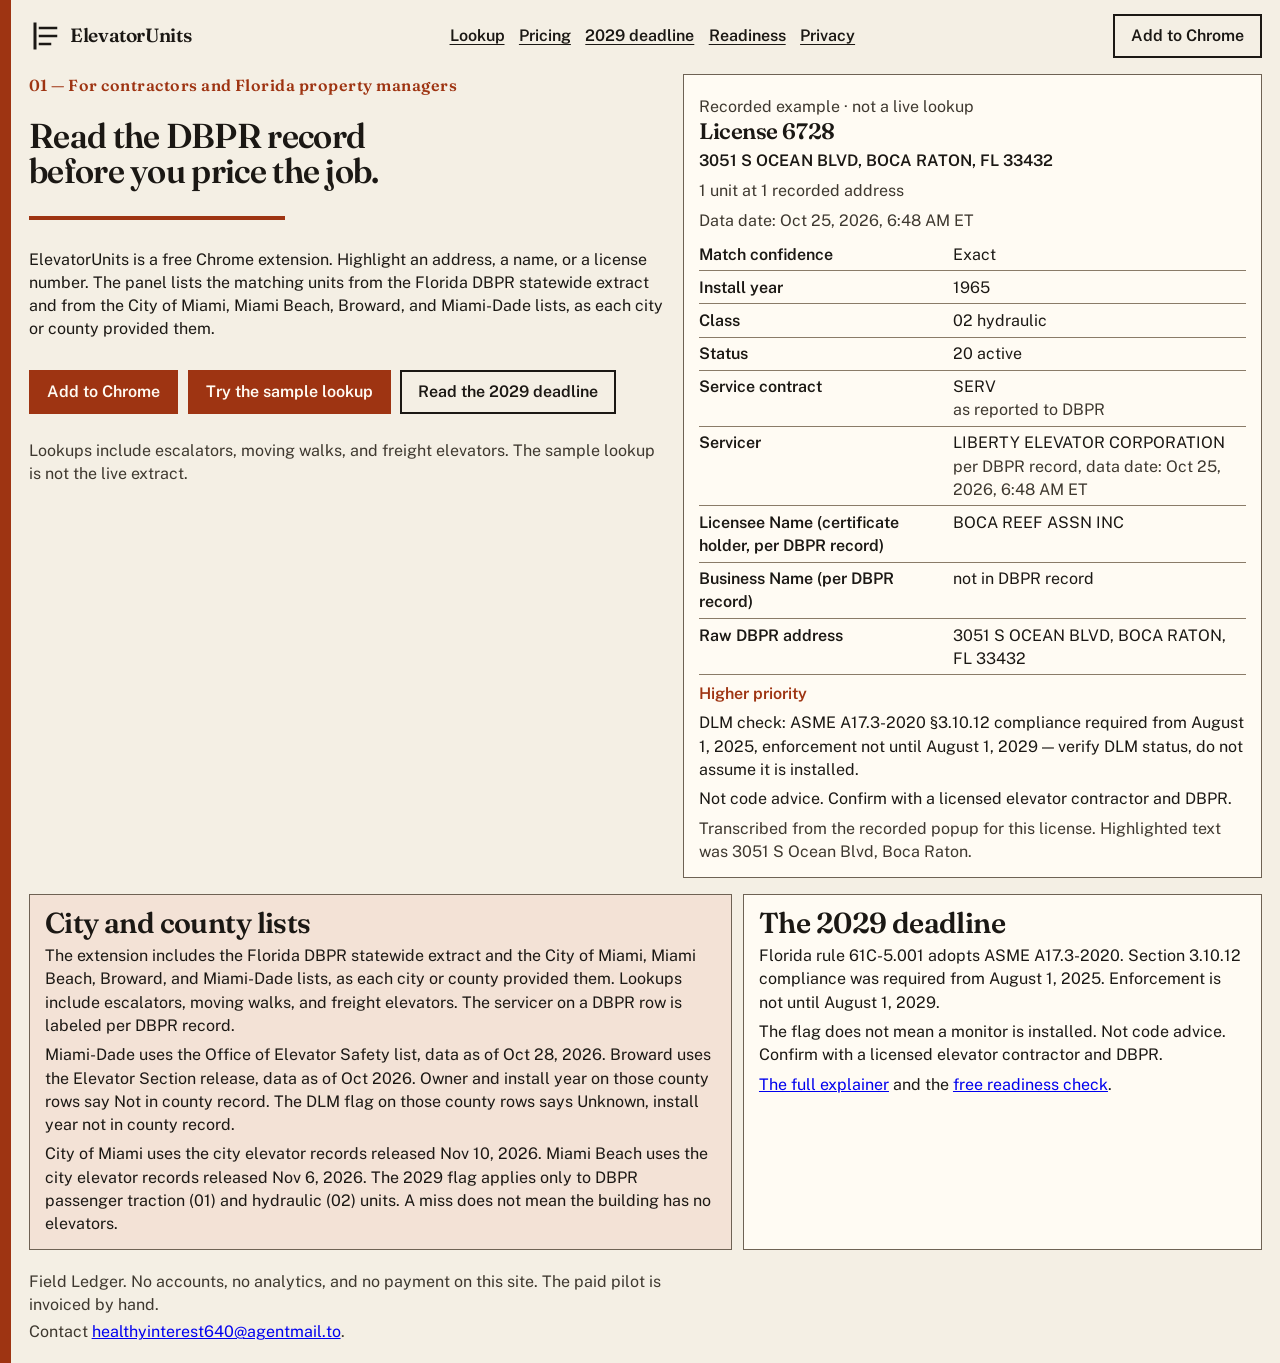
<file: index.html>
<!DOCTYPE html>
<html lang="en">
  <head>
    <meta charset="utf-8" />
    <meta name="viewport" content="width=device-width, initial-scale=1" />
    <meta name="robots" content="noindex" />
    <title>ElevatorUnits</title>
    <link rel="stylesheet" href="styles.css" />
  </head>
  <body>
    <a class="skip" href="#content">Skip to content</a>
    <div class="page">
      <header class="nav">
        <a class="brand" href="index.html" aria-current="page">
          <svg class="brand-mark" viewBox="0 0 32 32" aria-hidden="true" fill="none">
            <path d="M6 4v24" stroke="currentColor" stroke-width="3" stroke-linecap="square" />
            <path d="M11 8h16M11 16h16M11 24h10" stroke="currentColor" stroke-width="2.5" stroke-linecap="square" />
          </svg>
          ElevatorUnits
        </a>
        <nav aria-label="Site">
          <ul class="nav-links">
            <li><a href="lookup.html">Lookup</a></li>
            <li><a href="pricing.html">Pricing</a></li>
            <li><a href="dlm.html">2029 deadline</a></li>
            <li><a href="readiness.html">Readiness</a></li>
            <li><a href="privacy.html">Privacy</a></li>
          </ul>
        </nav>
        <a class="eu-button eu-button-secondary" data-store-url href="https://chromewebstore.google.com/detail/elevatorunits-florida-ele/elldjehfjggnfpdfcalmachhheapldoo">Add to Chrome</a>
      </header>
      <main id="content">
        <div class="landing-stage">
          <section class="hero" aria-labelledby="hero-title">
            <p class="index">01 — For contractors and Florida property managers</p>
            <h1 id="hero-title">Read the DBPR record before you price the job.</h1>
            <span class="draw-rule" aria-hidden="true"></span>
            <p class="lede">
              ElevatorUnits is a free Chrome extension. Highlight an address, a name, or a license
              number. The panel lists the matching units from the Florida DBPR statewide extract and
              from the City of Miami, Miami Beach, Broward, and Miami-Dade lists, as each city or
              county provided them.
            </p>
            <div class="actions">
              <a class="eu-button eu-button-primary" data-store-url href="https://chromewebstore.google.com/detail/elevatorunits-florida-ele/elldjehfjggnfpdfcalmachhheapldoo">Add to Chrome</a>
              <a class="eu-button eu-button-primary" href="lookup.html">Try the sample lookup</a>
              <a class="eu-button eu-button-secondary" href="dlm.html">Read the 2029 deadline</a>
            </div>
            <p class="note">Lookups include escalators, moving walks, and freight elevators. The sample lookup is not the live extract.</p>
          </section>
          <article class="eu-panel eu-card" aria-labelledby="panel-title">
            <p class="eu-kicker">Recorded example · not a live lookup</p>
            <h2 id="panel-title">License 6728</h2>
            <p class="eu-address">3051 S OCEAN BLVD, BOCA RATON, FL 33432</p>
            <p class="eu-panel-meta">1 unit at 1 recorded address</p>
            <p class="eu-panel-meta">Data date: Oct 25, 2026, 6:48 AM ET</p>
            <dl class="eu-panel-fields">
              <div>
                <dt>Match confidence</dt>
                <dd>Exact</dd>
              </div>
              <div>
                <dt>Install year</dt>
                <dd>1965</dd>
              </div>
              <div>
                <dt>Class</dt>
                <dd>02 hydraulic</dd>
              </div>
              <div>
                <dt>Status</dt>
                <dd>20 active</dd>
              </div>
              <div>
                <dt>Service contract</dt>
                <dd>SERV <span class="eu-note">as reported to DBPR</span></dd>
              </div>
              <div>
                <dt>Servicer</dt>
                <dd>
                  LIBERTY ELEVATOR CORPORATION
                  <span class="eu-note">per DBPR record, data date: Oct 25, 2026, 6:48 AM ET</span>
                </dd>
              </div>
              <div>
                <dt>Licensee Name (certificate holder, per DBPR record)</dt>
                <dd>BOCA REEF ASSN INC</dd>
              </div>
              <div>
                <dt>Business Name (per DBPR record)</dt>
                <dd>not in DBPR record</dd>
              </div>
              <div>
                <dt>Raw DBPR address</dt>
                <dd>3051 S OCEAN BLVD, BOCA RATON, FL 33432</dd>
              </div>
            </dl>
            <p class="eu-tier">Higher priority</p>
            <p>
              DLM check: ASME A17.3-2020 §3.10.12 compliance required from August 1, 2025, enforcement
              not until August 1, 2029 — verify DLM status, do not assume it is installed.
            </p>
            <p>Not code advice. Confirm with a licensed elevator contractor and DBPR.</p>
            <p class="eu-source">
              Transcribed from the recorded popup for this license. Highlighted text was 3051 S Ocean
              Blvd, Boca Raton.
            </p>
          </article>
        </div>
        <section class="band" aria-label="Coverage and the deadline">
          <div class="band-grid">
            <aside class="eu-notice eu-card">
              <h2>City and county lists</h2>
              <p>
                The extension includes the Florida DBPR statewide extract and the City of Miami, Miami
                Beach, Broward, and Miami-Dade lists, as each city or county provided them. Lookups
                include escalators, moving walks, and freight elevators. The servicer on a DBPR row is
                labeled per DBPR record.
              </p>
              <p>
                Miami-Dade uses the Office of Elevator Safety list, data as of Oct 28, 2026. Broward
                uses the Elevator Section release, data as of Oct 2026. Owner and install year on those
                county rows say Not in county record. The DLM flag on those county rows says Unknown,
                install year not in county record.
              </p>
              <p>
                City of Miami uses the city elevator records released Nov 10, 2026. Miami Beach uses
                the city elevator records released Nov 6, 2026. The 2029 flag applies only to DBPR
                passenger traction (01) and hydraulic (02) units. A miss does not mean the building
                has no elevators.
              </p>
            </aside>
            <article class="eu-card">
              <h2>The 2029 deadline</h2>
              <p>
                Florida rule 61C-5.001 adopts ASME A17.3-2020. Section 3.10.12 compliance was required
                from August 1, 2025. Enforcement is not until August 1, 2029.
              </p>
              <p>
                The flag does not mean a monitor is installed. Not code advice. Confirm with a licensed
                elevator contractor and DBPR.
              </p>
              <p><a href="dlm.html">The full explainer</a> and the <a href="readiness.html">free readiness check</a>.</p>
            </article>
          </div>
        </section>
      </main>
      <footer class="site-footer">
        <p>Field Ledger. No accounts, no analytics, and no payment on this site. The paid pilot is invoiced by hand.</p>
        <p>Contact <a href="mailto:healthyinterest640@agentmail.to">healthyinterest640@agentmail.to</a>.</p>
      </footer>
    </div>
    <script src="store-url.js"></script>
  </body>
</html>
</file>
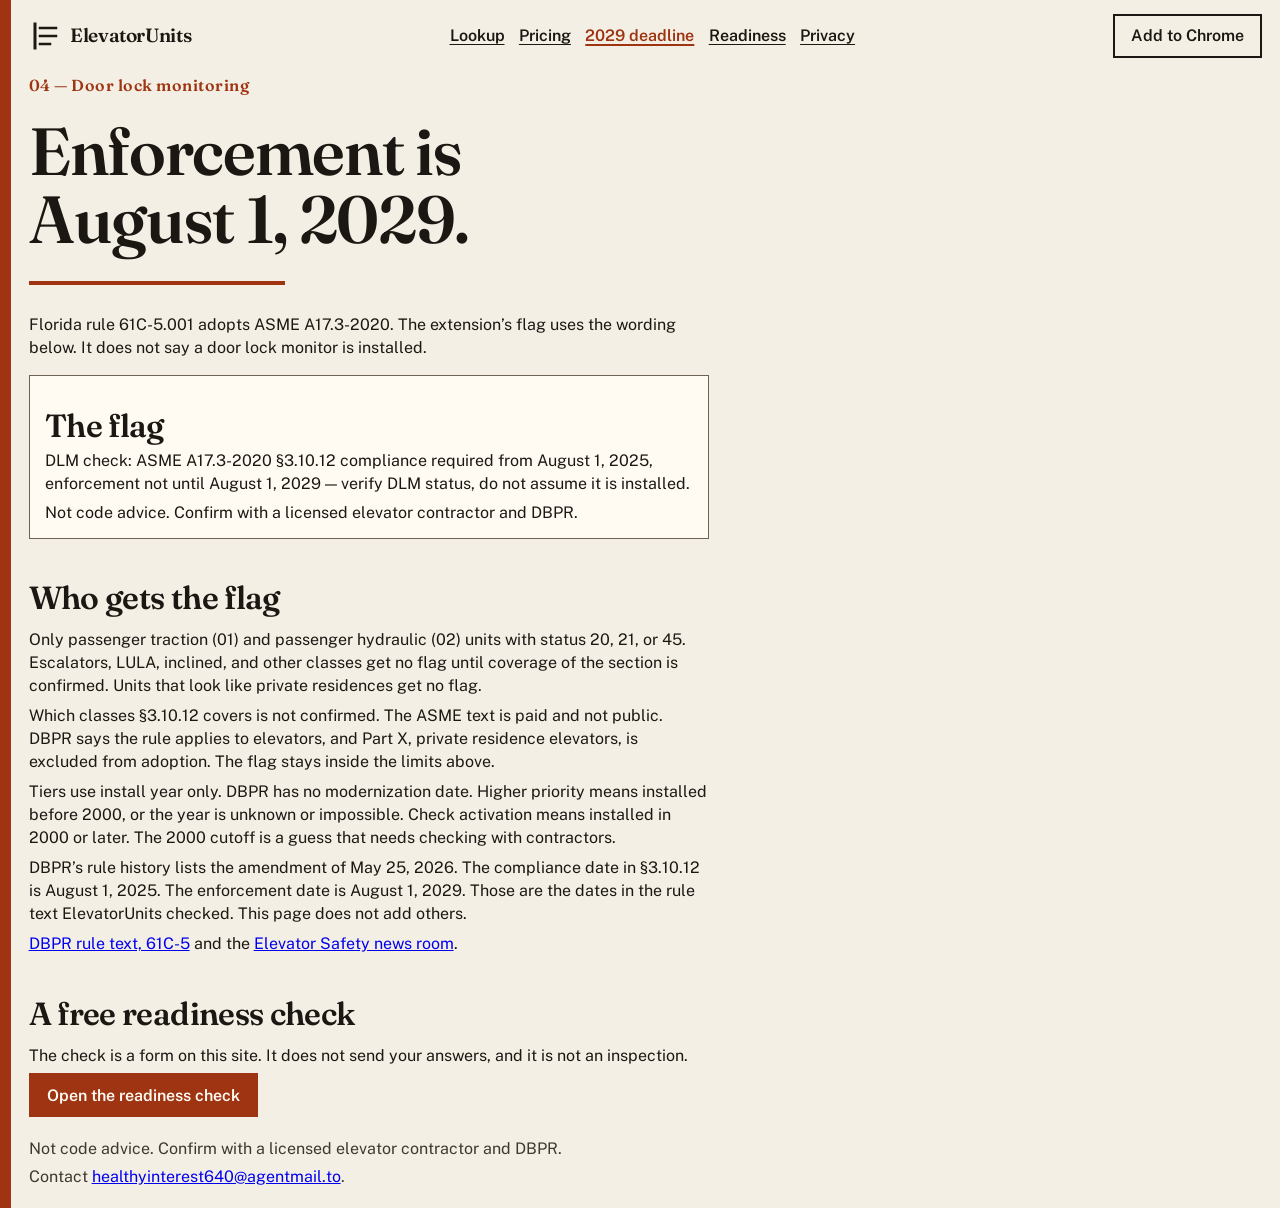
<file: dlm.html>
<!DOCTYPE html>
<html lang="en">
  <head>
    <meta charset="utf-8" />
    <meta name="viewport" content="width=device-width, initial-scale=1" />
    <meta name="robots" content="noindex" />
    <title>2029 door lock monitoring — ElevatorUnits</title>
    <link rel="stylesheet" href="styles.css" />
  </head>
  <body>
    <a class="skip" href="#content">Skip to content</a>
    <div class="page">
      <header class="nav">
        <a class="brand" href="index.html">
          <svg class="brand-mark" viewBox="0 0 32 32" aria-hidden="true" fill="none">
            <path d="M6 4v24" stroke="currentColor" stroke-width="3" stroke-linecap="square" />
            <path d="M11 8h16M11 16h16M11 24h10" stroke="currentColor" stroke-width="2.5" stroke-linecap="square" />
          </svg>
          ElevatorUnits
        </a>
        <nav aria-label="Site">
          <ul class="nav-links">
            <li><a href="lookup.html">Lookup</a></li>
            <li><a href="pricing.html">Pricing</a></li>
            <li><a href="dlm.html" aria-current="page">2029 deadline</a></li>
            <li><a href="readiness.html">Readiness</a></li>
            <li><a href="privacy.html">Privacy</a></li>
          </ul>
        </nav>
        <a class="eu-button eu-button-secondary" data-store-url href="https://chromewebstore.google.com/detail/elevatorunits-florida-ele/elldjehfjggnfpdfcalmachhheapldoo">Add to Chrome</a>
      </header>
      <main id="content">
        <section class="hero" aria-labelledby="hero-title">
          <p class="index">04 — Door lock monitoring</p>
          <h1 id="hero-title">Enforcement is August 1, 2029.</h1>
          <span class="draw-rule" aria-hidden="true"></span>
          <p class="lede">
            Florida rule 61C-5.001 adopts ASME A17.3-2020. The extension’s flag uses the wording below.
            It does not say a door lock monitor is installed.
          </p>
        </section>
        <article class="eu-card prose">
          <h2>The flag</h2>
          <p>
            DLM check: ASME A17.3-2020 §3.10.12 compliance required from August 1, 2025, enforcement
            not until August 1, 2029 — verify DLM status, do not assume it is installed.
          </p>
          <p>Not code advice. Confirm with a licensed elevator contractor and DBPR.</p>
        </article>
        <section class="prose" aria-labelledby="who">
          <h2 id="who">Who gets the flag</h2>
          <p>
            Only passenger traction (01) and passenger hydraulic (02) units with status 20, 21, or 45.
            Escalators, LULA, inclined, and other classes get no flag until coverage of the section is
            confirmed. Units that look like private residences get no flag.
          </p>
          <p>
            Which classes §3.10.12 covers is not confirmed. The ASME text is paid and not public. DBPR
            says the rule applies to elevators, and Part X, private residence elevators, is excluded
            from adoption. The flag stays inside the limits above.
          </p>
          <p>
            Tiers use install year only. DBPR has no modernization date. Higher priority means installed
            before 2000, or the year is unknown or impossible. Check activation means installed in 2000
            or later. The 2000 cutoff is a guess that needs checking with contractors.
          </p>
          <p>
            DBPR’s rule history lists the amendment of May 25, 2026. The compliance date in §3.10.12 is
            August 1, 2025. The enforcement date is August 1, 2029. Those are the dates in the rule
            text ElevatorUnits checked. This page does not add others.
          </p>
          <p>
            <a href="https://www2.myfloridalicense.com/hr/statutes/documents/61C-5Combined.pdf">DBPR rule text, 61C-5</a>
            and the
            <a href="https://www2.myfloridalicense.com/elevator-safety/bes-news-room/">Elevator Safety news room</a>.
          </p>
        </section>
        <section class="prose" aria-labelledby="next">
          <h2 id="next">A free readiness check</h2>
          <p>
            The check is a form on this site. It does not send your answers, and it is not an inspection.
          </p>
          <p><a class="eu-button eu-button-primary" href="readiness.html">Open the readiness check</a></p>
        </section>
      </main>
      <footer class="site-footer">
        <p>Not code advice. Confirm with a licensed elevator contractor and DBPR.</p>
        <p>Contact <a href="mailto:healthyinterest640@agentmail.to">healthyinterest640@agentmail.to</a>.</p>
      </footer>
    </div>
    <script src="store-url.js"></script>
  </body>
</html>
</file>
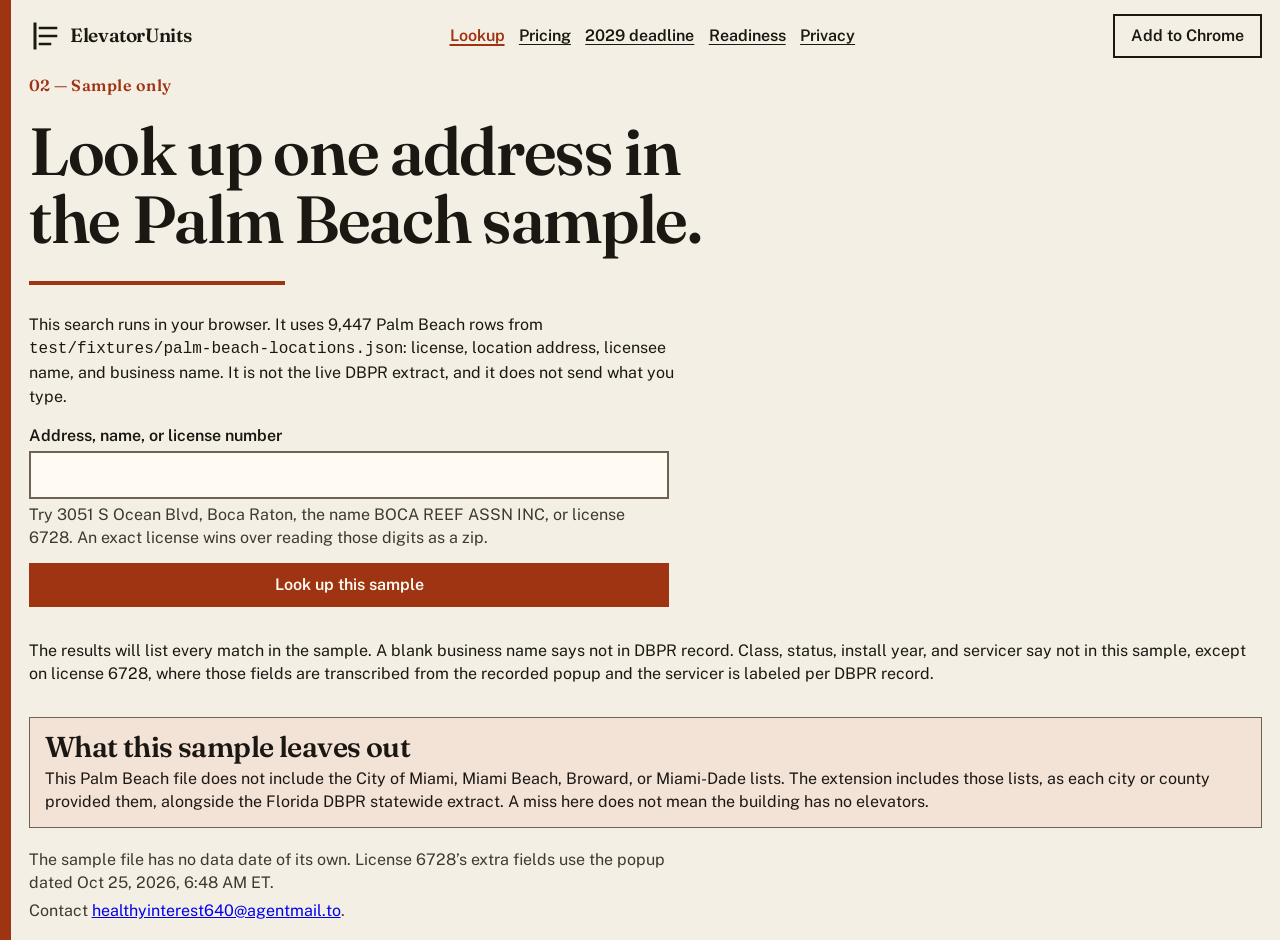
<file: lookup.html>
<!DOCTYPE html>
<html lang="en">
  <head>
    <meta charset="utf-8" />
    <meta name="viewport" content="width=device-width, initial-scale=1" />
    <meta name="robots" content="noindex" />
    <title>Sample lookup — ElevatorUnits</title>
    <link rel="stylesheet" href="styles.css" />
  </head>
  <body>
    <a class="skip" href="#content">Skip to content</a>
    <div class="page">
      <header class="nav">
        <a class="brand" href="index.html">
          <svg class="brand-mark" viewBox="0 0 32 32" aria-hidden="true" fill="none">
            <path d="M6 4v24" stroke="currentColor" stroke-width="3" stroke-linecap="square" />
            <path d="M11 8h16M11 16h16M11 24h10" stroke="currentColor" stroke-width="2.5" stroke-linecap="square" />
          </svg>
          ElevatorUnits
        </a>
        <nav aria-label="Site">
          <ul class="nav-links">
            <li><a href="lookup.html" aria-current="page">Lookup</a></li>
            <li><a href="pricing.html">Pricing</a></li>
            <li><a href="dlm.html">2029 deadline</a></li>
            <li><a href="readiness.html">Readiness</a></li>
            <li><a href="privacy.html">Privacy</a></li>
          </ul>
        </nav>
        <a class="eu-button eu-button-secondary" data-store-url href="https://chromewebstore.google.com/detail/elevatorunits-florida-ele/elldjehfjggnfpdfcalmachhheapldoo">Add to Chrome</a>
      </header>
      <main id="content">
        <section class="hero" aria-labelledby="hero-title">
          <p class="index">02 — Sample only</p>
          <h1 id="hero-title">Look up one address in the Palm Beach sample.</h1>
          <span class="draw-rule" aria-hidden="true"></span>
          <p class="lede">
            This search runs in your browser. It uses 9,447 Palm Beach rows from
            <code>test/fixtures/palm-beach-locations.json</code>: license, location address, licensee
            name, and business name. It is not the live DBPR extract, and it does not send what you type.
          </p>
          <form class="lookup-form" id="lookup-form" action="#results" method="get">
            <div class="field">
              <label for="q">Address, name, or license number</label>
              <input
                id="q"
                name="q"
                type="search"
                autocomplete="off"
                autocapitalize="off"
                autocorrect="off"
                spellcheck="false"
                enterkeyhint="search"
                aria-describedby="lookup-hint"
              />
              <p class="hint" id="lookup-hint">
                Try 3051 S Ocean Blvd, Boca Raton, the name BOCA REEF ASSN INC, or license 6728. An
                exact license wins over reading those digits as a zip.
              </p>
            </div>
            <button class="eu-button eu-button-primary" type="submit">Look up this sample</button>
          </form>
        </section>
        <section id="results" class="results" aria-live="polite" aria-label="Sample results">
          <p>The results will list every match in the sample. A blank business name says not in DBPR record. Class, status, install year, and servicer say not in this sample, except on license 6728, where those fields are transcribed from the recorded popup and the servicer is labeled per DBPR record.</p>
        </section>
        <aside class="eu-card eu-notice">
          <h2>What this sample leaves out</h2>
          <p>
            This Palm Beach file does not include the City of Miami, Miami Beach, Broward, or
            Miami-Dade lists. The extension includes those lists, as each city or county provided
            them, alongside the Florida DBPR statewide extract. A miss here does not mean the
            building has no elevators.
          </p>
        </aside>
      </main>
      <footer class="site-footer">
        <p>The sample file has no data date of its own. License 6728’s extra fields use the popup dated Oct 25, 2026, 6:48 AM ET.</p>
        <p>Contact <a href="mailto:healthyinterest640@agentmail.to">healthyinterest640@agentmail.to</a>.</p>
      </footer>
    </div>
    <script src="sample/palm-beach.js"></script>
    <script src="lookup.js"></script>
    <script src="store-url.js"></script>
  </body>
</html>
</file>
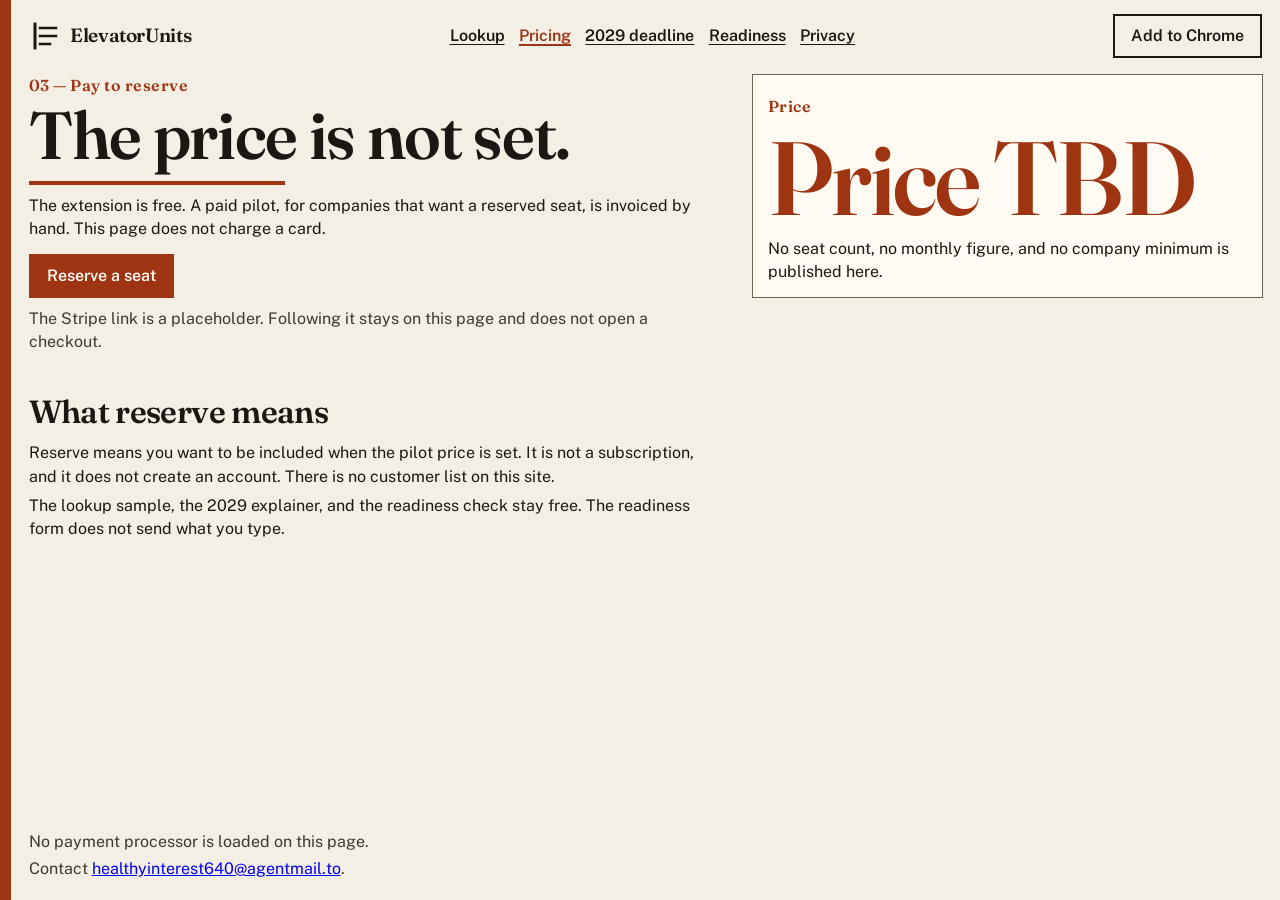
<file: pricing.html>
<!DOCTYPE html>
<html lang="en">
  <head>
    <meta charset="utf-8" />
    <meta name="viewport" content="width=device-width, initial-scale=1" />
    <meta name="robots" content="noindex" />
    <title>Pricing — ElevatorUnits</title>
    <link rel="stylesheet" href="styles.css" />
  </head>
  <body>
    <a class="skip" href="#content">Skip to content</a>
    <div class="page">
      <header class="nav">
        <a class="brand" href="index.html">
          <svg class="brand-mark" viewBox="0 0 32 32" aria-hidden="true" fill="none">
            <path d="M6 4v24" stroke="currentColor" stroke-width="3" stroke-linecap="square" />
            <path d="M11 8h16M11 16h16M11 24h10" stroke="currentColor" stroke-width="2.5" stroke-linecap="square" />
          </svg>
          ElevatorUnits
        </a>
        <nav aria-label="Site">
          <ul class="nav-links">
            <li><a href="lookup.html">Lookup</a></li>
            <li><a href="pricing.html" aria-current="page">Pricing</a></li>
            <li><a href="dlm.html">2029 deadline</a></li>
            <li><a href="readiness.html">Readiness</a></li>
            <li><a href="privacy.html">Privacy</a></li>
          </ul>
        </nav>
        <a class="eu-button eu-button-secondary" data-store-url href="https://chromewebstore.google.com/detail/elevatorunits-florida-ele/elldjehfjggnfpdfcalmachhheapldoo">Add to Chrome</a>
      </header>
      <main id="content">
        <section class="hero split" aria-labelledby="hero-title">
          <div>
            <p class="index">03 — Pay to reserve</p>
            <h1 id="hero-title">The price is not set.</h1>
            <span class="draw-rule" aria-hidden="true"></span>
            <p class="lede">
              The extension is free. A paid pilot, for companies that want a reserved seat, is invoiced
              by hand. This page does not charge a card.
            </p>
            <div class="actions">
              <a class="eu-button eu-button-primary" id="stripe-placeholder" href="#stripe-placeholder">Reserve a seat</a>
            </div>
            <p class="note">The Stripe link is a placeholder. Following it stays on this page and does not open a checkout.</p>
          </div>
          <article class="eu-card">
            <p class="index">Price</p>
            <p class="price">Price TBD</p>
            <p>No seat count, no monthly figure, and no company minimum is published here.</p>
          </article>
        </section>
        <section class="prose" aria-labelledby="what-reserve">
          <h2 id="what-reserve">What reserve means</h2>
          <p>
            Reserve means you want to be included when the pilot price is set. It is not a subscription,
            and it does not create an account. There is no customer list on this site.
          </p>
          <p>
            The lookup sample, the 2029 explainer, and the readiness check stay free. The readiness
            form does not send what you type.
          </p>
        </section>
      </main>
      <footer class="site-footer">
        <p>No payment processor is loaded on this page.</p>
        <p>Contact <a href="mailto:healthyinterest640@agentmail.to">healthyinterest640@agentmail.to</a>.</p>
      </footer>
    </div>
    <script src="store-url.js"></script>
  </body>
</html>
</file>
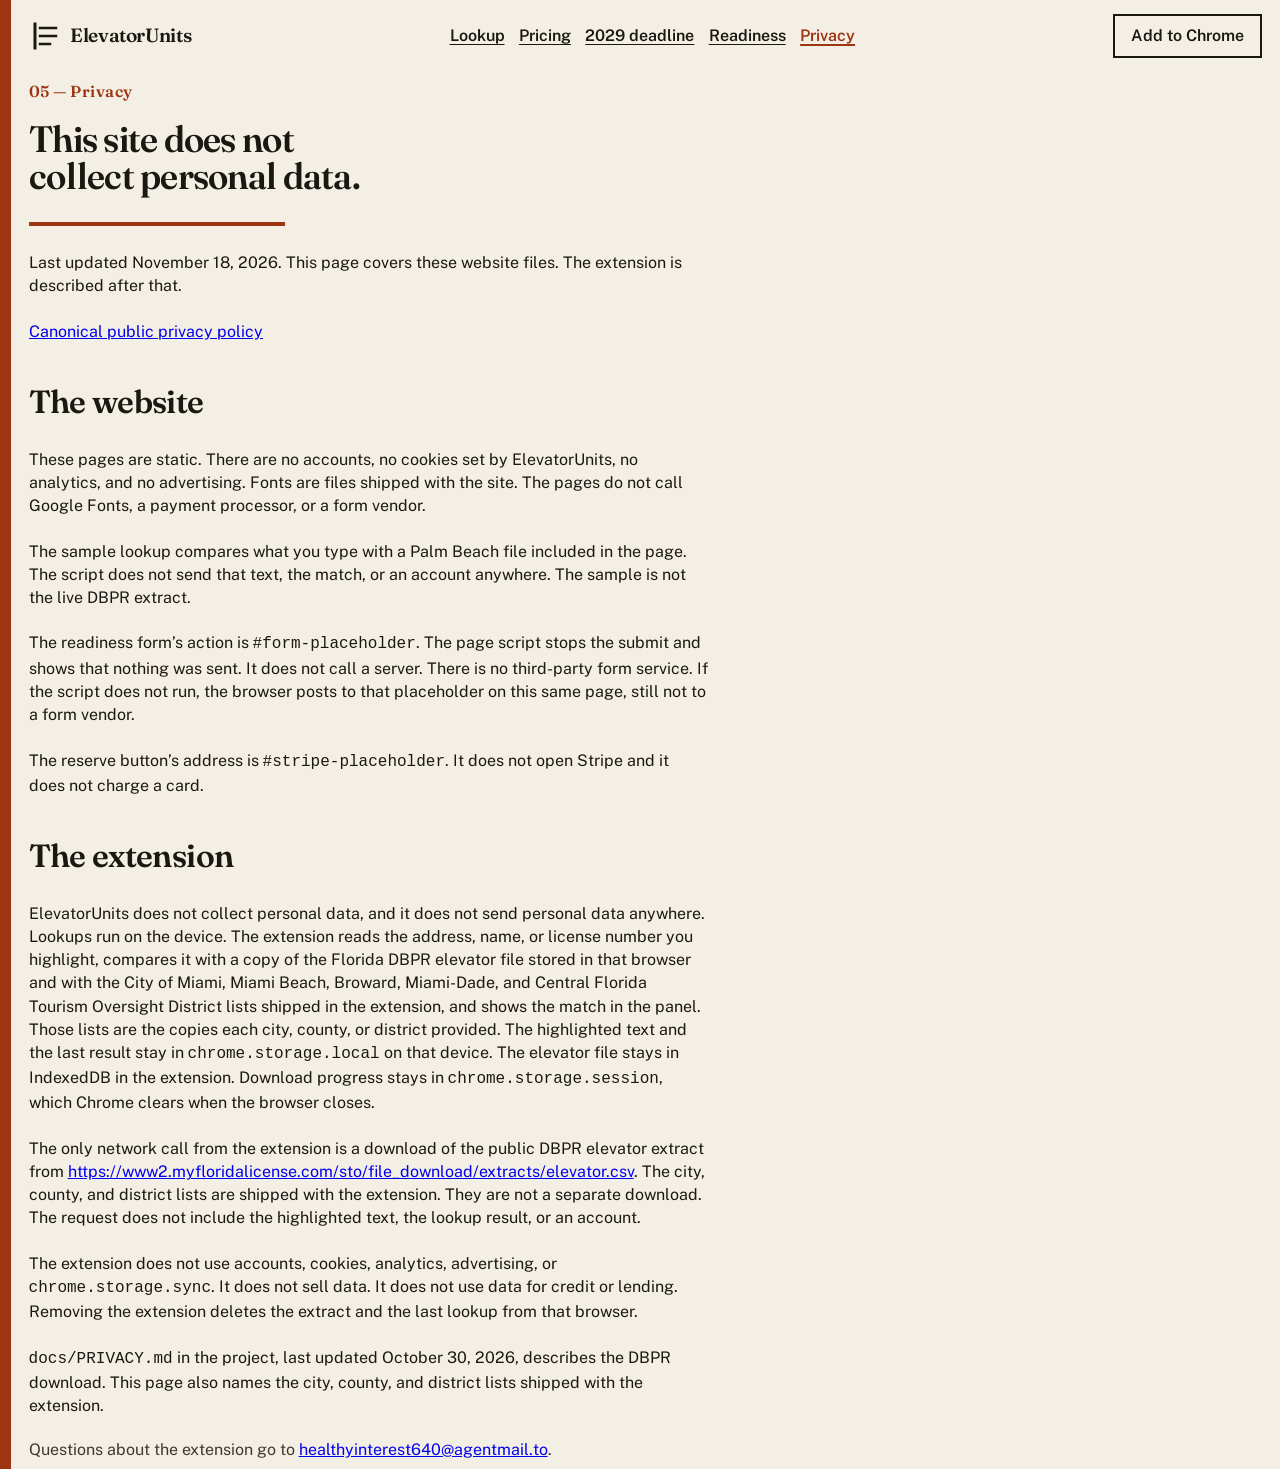
<file: privacy.html>
<!DOCTYPE html>
<html lang="en">
  <head>
    <meta charset="utf-8" />
    <meta name="viewport" content="width=device-width, initial-scale=1" />
    <meta name="robots" content="noindex" />
    <title>Privacy — ElevatorUnits</title>
    <link rel="stylesheet" href="styles.css" />
  </head>
  <body>
    <a class="skip" href="#content">Skip to content</a>
    <div class="page">
      <header class="nav">
        <a class="brand" href="index.html">
          <svg class="brand-mark" viewBox="0 0 32 32" aria-hidden="true" fill="none">
            <path d="M6 4v24" stroke="currentColor" stroke-width="3" stroke-linecap="square" />
            <path d="M11 8h16M11 16h16M11 24h10" stroke="currentColor" stroke-width="2.5" stroke-linecap="square" />
          </svg>
          ElevatorUnits
        </a>
        <nav aria-label="Site">
          <ul class="nav-links">
            <li><a href="lookup.html">Lookup</a></li>
            <li><a href="pricing.html">Pricing</a></li>
            <li><a href="dlm.html">2029 deadline</a></li>
            <li><a href="readiness.html">Readiness</a></li>
            <li><a href="privacy.html" aria-current="page">Privacy</a></li>
          </ul>
        </nav>
        <a class="eu-button eu-button-secondary" data-store-url href="https://chromewebstore.google.com/detail/elevatorunits-florida-ele/elldjehfjggnfpdfcalmachhheapldoo">Add to Chrome</a>
      </header>
      <main id="content" class="prose">
        <section class="hero" aria-labelledby="hero-title">
          <p class="index">05 — Privacy</p>
          <h1 id="hero-title">This site does not collect personal data.</h1>
          <span class="draw-rule" aria-hidden="true"></span>
          <p class="lede">Last updated November 18, 2026. This page covers these website files. The extension is described after that.</p>
          <p><a href="https://docs.google.com/document/d/19zp2edPdvToA8Zb9_doQaqtQ38WDxE1VeCoMQ7hhN_I/preview">Canonical public privacy policy</a></p>
        </section>
        <h2>The website</h2>
        <p>
          These pages are static. There are no accounts, no cookies set by ElevatorUnits, no analytics,
          and no advertising. Fonts are files shipped with the site. The pages do not call Google Fonts,
          a payment processor, or a form vendor.
        </p>
        <p>
          The sample lookup compares what you type with a Palm Beach file included in the page. The
          script does not send that text, the match, or an account anywhere. The sample is not the live
          DBPR extract.
        </p>
        <p>
          The readiness form’s action is <code>#form-placeholder</code>. The page script stops the
          submit and shows that nothing was sent. It does not call a server. There is no third-party
          form service. If the script does not run, the browser posts to that placeholder on this same
          page, still not to a form vendor.
        </p>
        <p>The reserve button’s address is <code>#stripe-placeholder</code>. It does not open Stripe and it does not charge a card.</p>
        <h2>The extension</h2>
        <p>
          ElevatorUnits does not collect personal data, and it does not send personal data anywhere.
          Lookups run on the device. The extension reads the address, name, or license number you
          highlight, compares it with a copy of the Florida DBPR elevator file stored in that browser
          and with the City of Miami, Miami Beach, Broward, Miami-Dade, and Central Florida Tourism
          Oversight District lists shipped in the extension, and shows the match in the panel. Those
          lists are the copies each city, county, or district provided. The highlighted text and the
          last result stay in
          <code>chrome.storage.local</code> on that device. The elevator file stays in IndexedDB in the
          extension. Download progress stays in <code>chrome.storage.session</code>, which Chrome clears
          when the browser closes.
        </p>
        <p>
          The only network call from the extension is a download of the public DBPR elevator extract
          from
          <a href="https://www2.myfloridalicense.com/sto/file_download/extracts/elevator.csv">https://www2.myfloridalicense.com/sto/file_download/extracts/elevator.csv</a>.
          The city, county, and district lists are shipped with the extension. They are not a separate
          download.
          The request does not include the highlighted text, the lookup result, or an account.
        </p>
        <p>
          The extension does not use accounts, cookies, analytics, advertising, or
          <code>chrome.storage.sync</code>. It does not sell data. It does not use data for credit or
          lending. Removing the extension deletes the extract and the last lookup from that browser.
        </p>
        <p>
          <code>docs/PRIVACY.md</code> in the project, last updated October 30, 2026, describes the DBPR
          download. This page also names the city, county, and district lists shipped with the extension.
        </p>
      </main>
      <footer class="site-footer">
        <p>Questions about the extension go to <a href="mailto:healthyinterest640@agentmail.to">healthyinterest640@agentmail.to</a>.</p>
      </footer>
    </div>
    <script src="store-url.js"></script>
  </body>
</html>
</file>
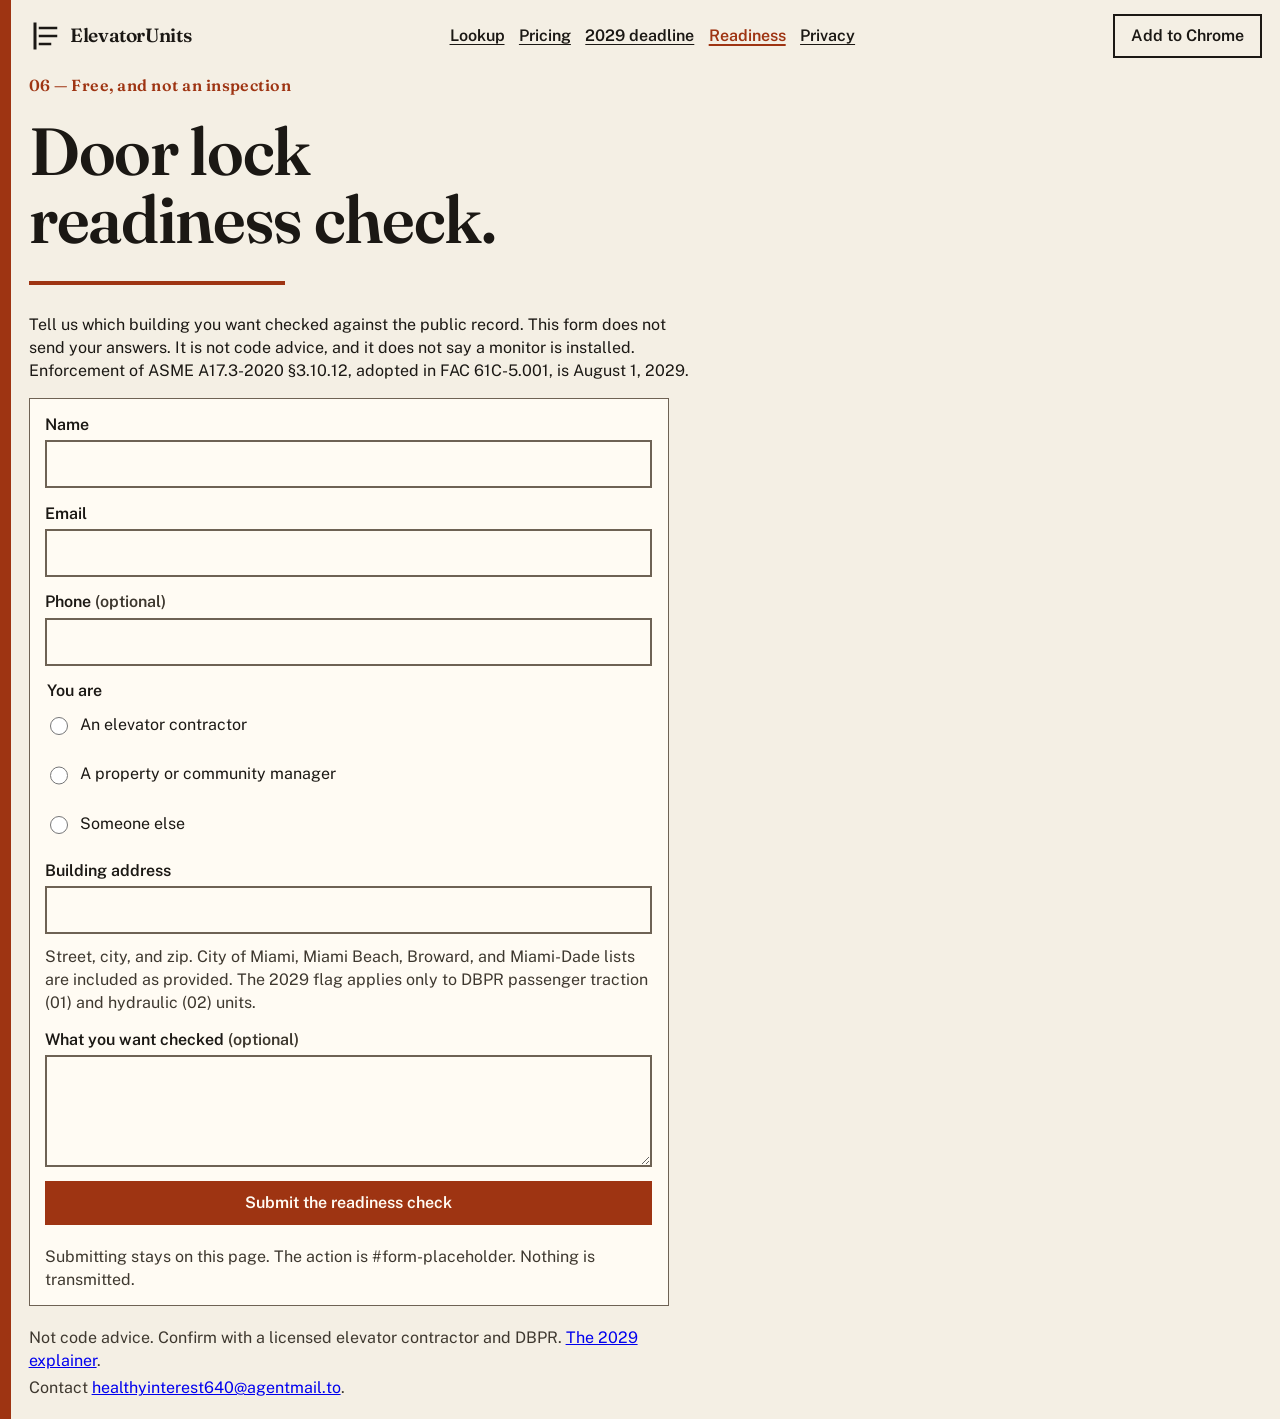
<file: readiness.html>
<!DOCTYPE html>
<html lang="en">
  <head>
    <meta charset="utf-8" />
    <meta name="viewport" content="width=device-width, initial-scale=1" />
    <meta name="robots" content="noindex" />
    <title>Door lock readiness check — ElevatorUnits</title>
    <link rel="stylesheet" href="styles.css" />
  </head>
  <body>
    <a class="skip" href="#content">Skip to content</a>
    <div class="page">
      <header class="nav">
        <a class="brand" href="index.html">
          <svg class="brand-mark" viewBox="0 0 32 32" aria-hidden="true" fill="none">
            <path d="M6 4v24" stroke="currentColor" stroke-width="3" stroke-linecap="square" />
            <path d="M11 8h16M11 16h16M11 24h10" stroke="currentColor" stroke-width="2.5" stroke-linecap="square" />
          </svg>
          ElevatorUnits
        </a>
        <nav aria-label="Site">
          <ul class="nav-links">
            <li><a href="lookup.html">Lookup</a></li>
            <li><a href="pricing.html">Pricing</a></li>
            <li><a href="dlm.html">2029 deadline</a></li>
            <li><a href="readiness.html" aria-current="page">Readiness</a></li>
            <li><a href="privacy.html">Privacy</a></li>
          </ul>
        </nav>
        <a class="eu-button eu-button-secondary" data-store-url href="https://chromewebstore.google.com/detail/elevatorunits-florida-ele/elldjehfjggnfpdfcalmachhheapldoo">Add to Chrome</a>
      </header>
      <main id="content">
        <section class="hero" aria-labelledby="hero-title">
          <p class="index">06 — Free, and not an inspection</p>
          <h1 id="hero-title">Door lock readiness check.</h1>
          <span class="draw-rule" aria-hidden="true"></span>
          <p class="lede">
            Tell us which building you want checked against the public record. This form does not send
            your answers. It is not code advice, and it does not say a monitor is installed. Enforcement
            of ASME A17.3-2020 §3.10.12, adopted in FAC 61C-5.001, is August 1, 2029.
          </p>
        </section>
        <form class="readiness-form eu-card" id="readiness-form" action="#form-placeholder" method="post">
          <div class="field">
            <label for="name">Name</label>
            <input id="name" name="name" type="text" autocomplete="name" required enterkeyhint="next" />
          </div>
          <div class="field">
            <label for="email">Email</label>
            <input id="email" name="email" type="email" autocomplete="email" required enterkeyhint="next" />
          </div>
          <div class="field">
            <label for="phone">Phone <span class="muted">(optional)</span></label>
            <input id="phone" name="phone" type="tel" autocomplete="tel" enterkeyhint="next" />
          </div>
          <fieldset class="choices">
            <legend class="choice-legend">You are</legend>
            <label class="choice"><input type="radio" name="role" value="contractor" required /> An elevator contractor</label>
            <label class="choice"><input type="radio" name="role" value="property-manager" /> A property or community manager</label>
            <label class="choice"><input type="radio" name="role" value="other" /> Someone else</label>
          </fieldset>
          <div class="field">
            <label for="address">Building address</label>
            <input
              id="address"
              name="address"
              type="text"
              autocomplete="street-address"
              required
              enterkeyhint="next"
              aria-describedby="address-hint"
            />
            <p class="hint" id="address-hint">Street, city, and zip. City of Miami, Miami Beach, Broward, and Miami-Dade lists are included as provided. The 2029 flag applies only to DBPR passenger traction (01) and hydraulic (02) units.</p>
          </div>
          <div class="field">
            <label for="note">What you want checked <span class="muted">(optional)</span></label>
            <textarea id="note" name="note" enterkeyhint="done"></textarea>
          </div>
          <button class="eu-button eu-button-primary" type="submit">Submit the readiness check</button>
          <p class="form-status" id="form-status" role="status">
            Submitting stays on this page. The action is #form-placeholder. Nothing is transmitted.
          </p>
        </form>
      </main>
      <footer class="site-footer">
        <p>
          Not code advice. Confirm with a licensed elevator contractor and DBPR.
          <a href="dlm.html">The 2029 explainer</a>.
        </p>
        <p>Contact <a href="mailto:healthyinterest640@agentmail.to">healthyinterest640@agentmail.to</a>.</p>
      </footer>
    </div>
    <script src="readiness.js"></script>
    <script src="store-url.js"></script>
  </body>
</html>
</file>
<file: styles.css>
/* Field Ledger. Token values live in design/tokens-B.css. */
@import "design/tokens-B.css";

@font-face {
  font-family: "Fraunces";
  font-style: normal;
  font-weight: 100 900;
  font-display: swap;
  src: url("fonts/fraunces-latin-ext.woff2") format("woff2");
  unicode-range: U+0100-02BA, U+02BD-02C5, U+02C7-02CC, U+02CE-02D7, U+02DD-02FF, U+0304, U+0308, U+0329, U+1D00-1DBF, U+1E00-1E9F, U+1EF2-1EFF, U+2020, U+20A0-20AB, U+20AD-20C4, U+2113, U+2C60-2C7F, U+A720-A7FF;
}

@font-face {
  font-family: "Fraunces";
  font-style: normal;
  font-weight: 100 900;
  font-display: swap;
  src: url("fonts/fraunces-latin.woff2") format("woff2");
  unicode-range: U+0000-00FF, U+0131, U+0152-0153, U+02BB-02BC, U+02C6, U+02DA, U+02DC, U+0304, U+0308, U+0329, U+2000-206F, U+20AC, U+2122, U+2191, U+2193, U+2212, U+2215, U+FEFF, U+FFFD;
}

@font-face {
  font-family: "Public Sans";
  font-style: normal;
  font-weight: 100 900;
  font-display: swap;
  src: url("fonts/public-sans-latin-ext.woff2") format("woff2");
  unicode-range: U+0100-02BA, U+02BD-02C5, U+02C7-02CC, U+02CE-02D7, U+02DD-02FF, U+0304, U+0308, U+0329, U+1D00-1DBF, U+1E00-1E9F, U+1EF2-1EFF, U+2020, U+20A0-20AB, U+20AD-20C4, U+2113, U+2C60-2C7F, U+A720-A7FF;
}

@font-face {
  font-family: "Public Sans";
  font-style: normal;
  font-weight: 100 900;
  font-display: swap;
  src: url("fonts/public-sans-latin.woff2") format("woff2");
  unicode-range: U+0000-00FF, U+0131, U+0152-0153, U+02BB-02BC, U+02C6, U+02DA, U+02DC, U+0304, U+0308, U+0329, U+2000-206F, U+20AC, U+2122, U+2191, U+2193, U+2212, U+2215, U+FEFF, U+FFFD;
}

*,
*::before,
*::after {
  box-sizing: border-box;
}

html {
  background: var(--color-background);
  color: var(--color-foreground);
}

body {
  margin: 0;
  min-block-size: 100dvb;
  font-family: var(--font-body);
  font-size: 1rem;
  font-weight: var(--font-weight-body);
  line-height: 1.45;
  background: var(--color-background);
  color: var(--color-foreground);
}

.page {
  min-block-size: 100dvb;
  display: flex;
  flex-direction: column;
  padding: 0.85rem 1.1rem 1.25rem;
  gap: 1rem;
  border-inline-start: var(--size-binding) solid var(--color-accent);
}

.skip:not(:focus) {
  position: absolute;
  inline-size: 1px;
  block-size: 1px;
  padding: 0;
  margin: -1px;
  overflow: hidden;
  clip-path: inset(50%);
  white-space: nowrap;
  border: 0;
}

.skip:focus {
  position: absolute;
  z-index: 3;
  inset-block-start: 0.5rem;
  inset-inline-start: 0.5rem;
  background: var(--color-accent);
  color: var(--color-accent-foreground);
  padding: 0.5rem 0.75rem;
}

:where(a, button, input, textarea, select):focus-visible {
  outline: var(--size-focus) solid var(--color-focus);
  outline-offset: 3px;
}

.nav {
  display: flex;
  flex-wrap: wrap;
  align-items: center;
  justify-content: space-between;
  gap: 0.5rem 1.25rem;
}

.brand {
  display: flex;
  align-items: center;
  gap: 0.6rem;
  min-block-size: var(--size-target);
  color: inherit;
  text-decoration: none;
  font-family: var(--font-display);
  font-weight: 600;
  font-size: 1.2rem;
  letter-spacing: -0.02em;
}

.brand-mark {
  display: block;
  inline-size: 2rem;
  block-size: 2rem;
  flex: none;
}

.nav-links {
  display: flex;
  flex-wrap: wrap;
  gap: 0.25rem 0.9rem;
  margin: 0;
  padding: 0;
  list-style: none;
}

.nav-links a {
  display: inline-flex;
  align-items: center;
  min-block-size: var(--size-target);
  color: var(--color-foreground);
  font-weight: var(--font-weight-strong);
  text-decoration-thickness: 1px;
  text-underline-offset: 0.2em;
}

.nav-links a[aria-current="page"] {
  color: var(--color-accent);
  text-decoration-thickness: 2px;
}

main {
  display: flex;
  flex-direction: column;
  gap: 1rem;
  flex: 1;
}

.hero {
  container: hero / inline-size;
  display: grid;
  gap: 1rem;
  align-items: start;
}

.index {
  margin: 0 0 0.3rem;
  color: var(--color-accent);
  font-family: var(--font-display);
  font-weight: 600;
  letter-spacing: 0.03em;
}

h1,
.eu-card h2,
.price {
  font-family: var(--font-display);
  font-weight: var(--font-weight-display);
  letter-spacing: -0.02em;
  line-height: 1.02;
  text-wrap: balance;
  margin: 0;
}

h1 {
  font-size: clamp(1.9rem, 5.4cqi, 4.4rem);
  max-inline-size: 16ch;
  font-variation-settings: "opsz" 72, "SOFT" 40, "WONK" 1;
}

.draw-rule {
  display: block;
  inline-size: min(16rem, 100%);
  block-size: 4px;
  margin-block: 0.7rem 0.2rem;
  background: var(--color-accent);
  transform-origin: left center;
}

.lede,
.note {
  margin: 0.55rem 0 0;
  max-inline-size: 42rem;
}

.note,
.muted {
  color: var(--color-muted);
}

.actions {
  display: flex;
  flex-wrap: wrap;
  gap: 0.6rem;
  margin-block-start: 0.85rem;
}

.eu-button {
  display: inline-flex;
  align-items: center;
  justify-content: center;
  min-block-size: var(--size-target);
  padding-block: 0.55rem;
  padding-inline: 1rem;
  border-radius: var(--radius-control);
  border: 2px solid var(--color-foreground);
  background: transparent;
  color: var(--color-foreground);
  font-family: var(--font-body);
  font-weight: var(--font-weight-strong);
  font-size: 1rem;
  line-height: 1.1;
  text-decoration: none;
  text-align: center;
  cursor: pointer;
}

.eu-button-primary {
  background: var(--color-accent);
  color: var(--color-accent-foreground);
  border-color: var(--color-accent);
}

.eu-button-primary:hover {
  background: var(--color-accent-hover);
  border-color: var(--color-accent-hover);
}

.eu-button-secondary:hover {
  border-color: var(--color-accent);
  color: var(--color-accent);
}

.eu-card {
  background: var(--color-surface);
  color: var(--color-foreground);
  border: 1px solid var(--color-border);
  border-radius: var(--radius-card);
  padding: 0.85rem 0.95rem;
  min-inline-size: 0;
}

.eu-notice {
  background: var(--color-notice);
}

.eu-card h2 {
  font-size: clamp(1.3rem, 2.4cqi, 1.8rem);
  margin-block-end: 0.35rem;
}

.eu-card p,
.prose p,
.prose li {
  margin: 0.4rem 0 0;
}

.prose h2 {
  font-family: var(--font-display);
  font-weight: 600;
  font-size: clamp(1.45rem, 3cqi, 2rem);
  letter-spacing: -0.02em;
  margin: 1.25rem 0 0;
  max-inline-size: 22ch;
}

.prose {
  max-inline-size: 68ch;
}

.prose ul {
  margin: 0.4rem 0 0;
  padding-inline-start: 1.2rem;
}

.band {
  display: grid;
  gap: 0.7rem;
}

.band-grid {
  display: grid;
  gap: 0.7rem;
}

.eu-kicker,
.eu-panel-meta,
.eu-source {
  margin: 0;
  color: var(--color-muted);
}

.eu-panel h2 {
  margin: 0.15rem 0;
  font-size: 1.4rem;
}

.eu-address {
  margin: 0;
  font-weight: var(--font-weight-strong);
}

.eu-panel-fields {
  display: grid;
  margin: 0.4rem 0 0;
}

.eu-panel-fields > div {
  display: grid;
  grid-template-columns: minmax(0, 0.95fr) minmax(0, 1.15fr);
  gap: 0.15rem 0.75rem;
  padding-block: 0.28rem;
  border-block-end: 1px solid var(--color-border-soft);
}

.eu-panel-fields dt,
.eu-panel-fields dd {
  margin: 0;
  min-inline-size: 0;
}

.eu-panel-fields dt {
  font-weight: var(--font-weight-strong);
}

.eu-note {
  display: block;
  color: var(--color-muted);
  font-weight: var(--font-weight-body);
}

.eu-tier {
  margin: 0.5rem 0 0.2rem;
  color: var(--color-accent);
  font-weight: var(--font-weight-strong);
}

.price {
  font-size: clamp(3rem, 10cqi, 6.5rem);
  color: var(--color-accent);
}

.lookup-form,
.readiness-form {
  display: grid;
  gap: 0.85rem;
  max-inline-size: 40rem;
}

.field {
  display: grid;
  gap: 0.25rem;
}

.field label,
.choice-legend {
  font-weight: var(--font-weight-strong);
}

.hint,
.form-status {
  color: var(--color-muted);
  margin: 0;
}

input,
textarea,
select {
  font: inherit;
  color: var(--color-foreground);
  background: var(--color-surface);
  border: 2px solid var(--color-border);
  border-radius: var(--radius-control);
  padding: 0.55rem 0.7rem;
  inline-size: 100%;
  min-block-size: 48px;
}

textarea {
  min-block-size: 7rem;
  resize: vertical;
}

input:user-invalid,
textarea:user-invalid {
  border-color: var(--color-accent);
}

.choices {
  border: 0;
  margin: 0;
  padding: 0;
  display: grid;
  gap: 0.35rem;
}

.choice {
  display: flex;
  align-items: center;
  gap: 0.55rem;
  min-block-size: 44px;
}

.choice input {
  inline-size: 1.15rem;
  block-size: 1.15rem;
  min-block-size: 0;
  accent-color: var(--color-accent);
}

.results {
  display: grid;
  gap: 0.7rem;
}

.site-footer {
  margin-block-start: auto;
  color: var(--color-muted);
  max-inline-size: 68ch;
}

.site-footer p {
  margin: 0.25rem 0 0;
}

.landing-stage {
  display: grid;
  gap: 0.85rem;
}

@container hero (max-inline-size: 28rem) {
  .eu-panel-fields > div {
    grid-template-columns: 1fr;
  }
}

@media (min-width: 700px) and (max-aspect-ratio: 4/5) {
  .page {
    padding: 1.25rem 1.5rem 1.4rem;
  }

  .hero,
  .band,
  .prose,
  .lookup-form,
  .readiness-form {
    max-inline-size: 46rem;
  }

  h1 {
    font-size: clamp(3rem, 8cqi, 5.4rem);
  }
}

@media (min-aspect-ratio: 1) and (min-width: 960px) {
  .landing-stage {
    grid-template-columns: minmax(0, 1.05fr) minmax(22rem, 0.95fr);
    align-items: start;
  }

  .band-grid {
    grid-template-columns: 1.15fr 0.85fr;
  }

  .split {
    display: grid;
    grid-template-columns: minmax(0, 1.1fr) minmax(18rem, 0.8fr);
    gap: 1.25rem;
    align-items: start;
  }
}

@media (max-width: 599px) {
  .page {
    padding: 0.7rem 0.8rem 1rem;
  }

  h1 {
    font-size: 1.95rem;
  }

  .nav-links a {
    min-block-size: 40px;
  }
}

@media (prefers-reduced-motion: no-preference) {
  .hero {
    animation: ledger-enter var(--duration-enter) var(--ease-enter) both;
  }

  .draw-rule {
    animation: ledger-draw var(--duration-draw) var(--ease-draw) both;
  }

  .eu-button {
    transition:
      background-color var(--duration-hover) var(--ease-hover),
      border-color var(--duration-hover) var(--ease-hover),
      color var(--duration-hover) var(--ease-hover);
  }
}

@keyframes ledger-enter {
  from {
    opacity: 0;
    translate: 0 10px;
  }

  to {
    opacity: 1;
    translate: 0 0;
  }
}

@keyframes ledger-draw {
  from {
    scale: 0 1;
  }

  to {
    scale: 1 1;
  }
}

@media (forced-colors: active) {
  .draw-rule,
  .eu-button,
  .eu-card,
  input,
  textarea {
    forced-color-adjust: auto;
    border-color: CanvasText;
  }

  .eu-button-primary {
    background: ButtonFace;
    color: ButtonText;
  }

  .page {
    border-color: CanvasText;
  }
}
</file>
